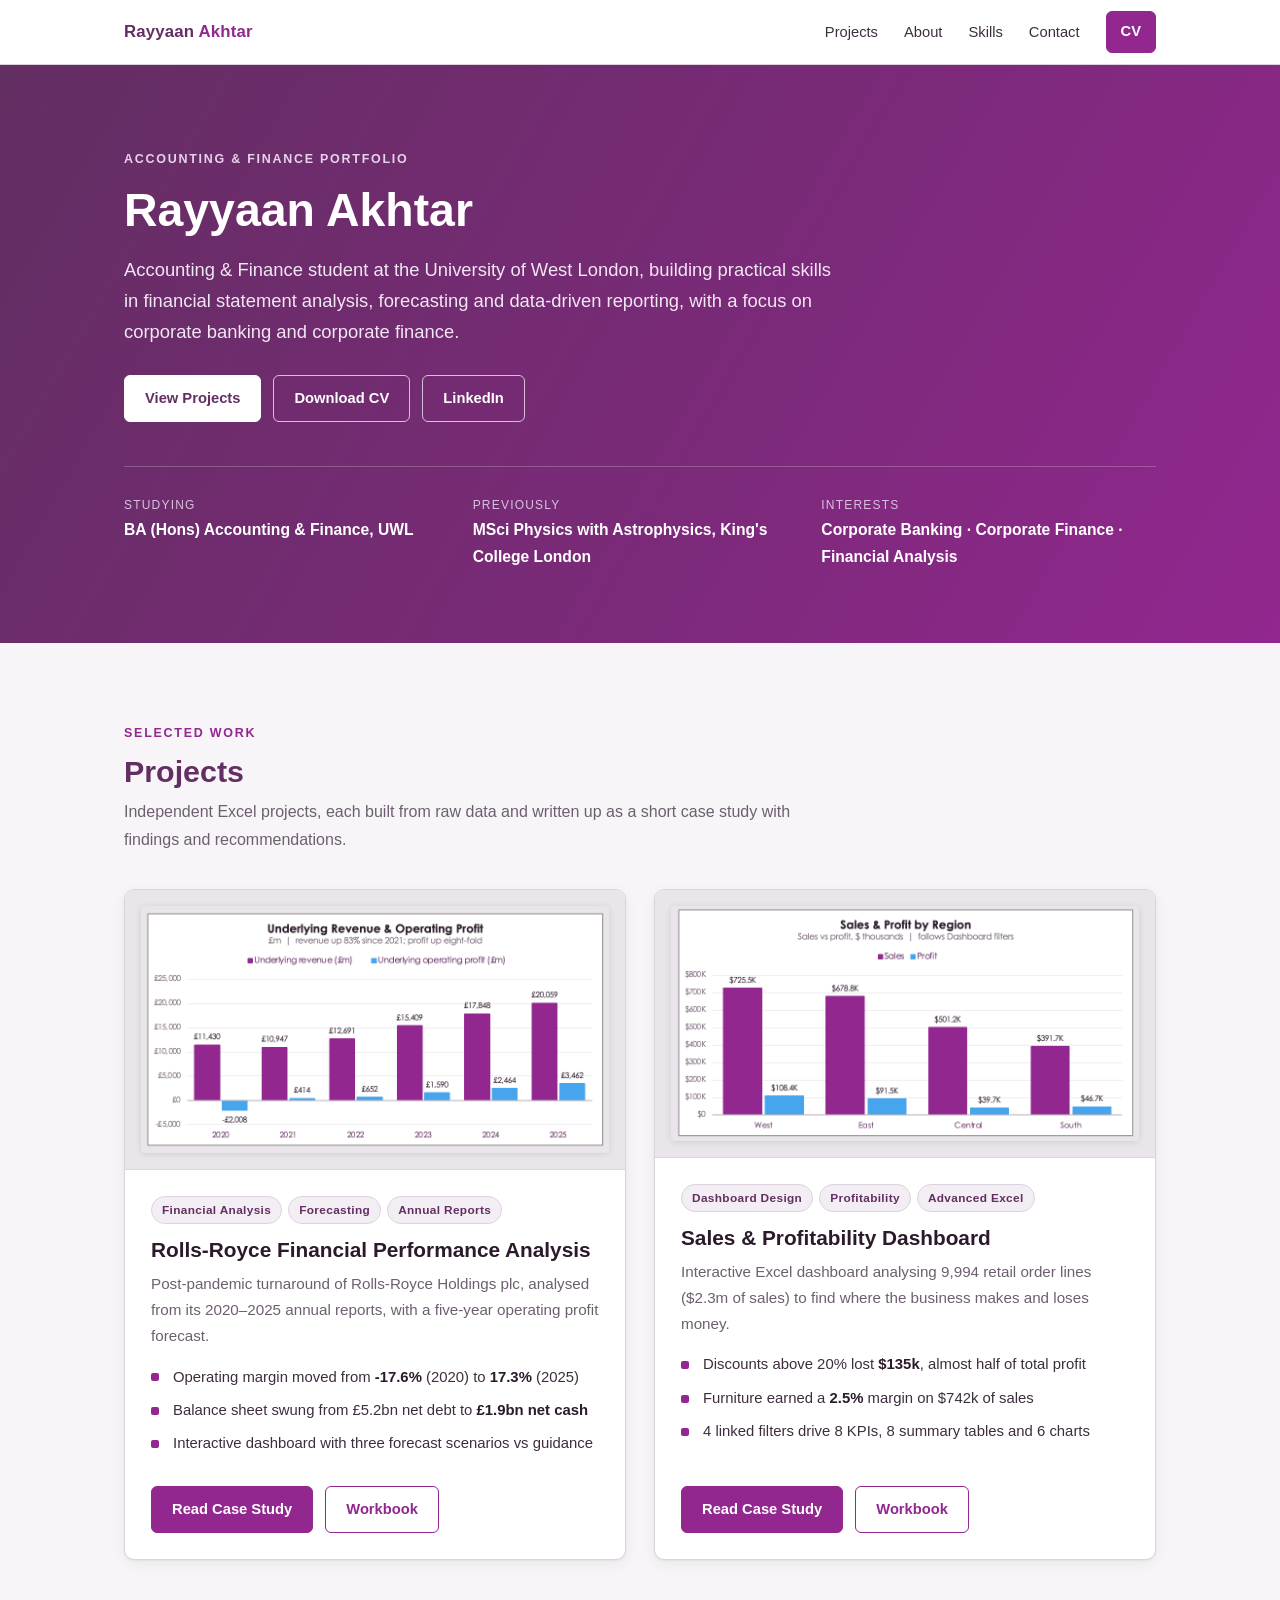
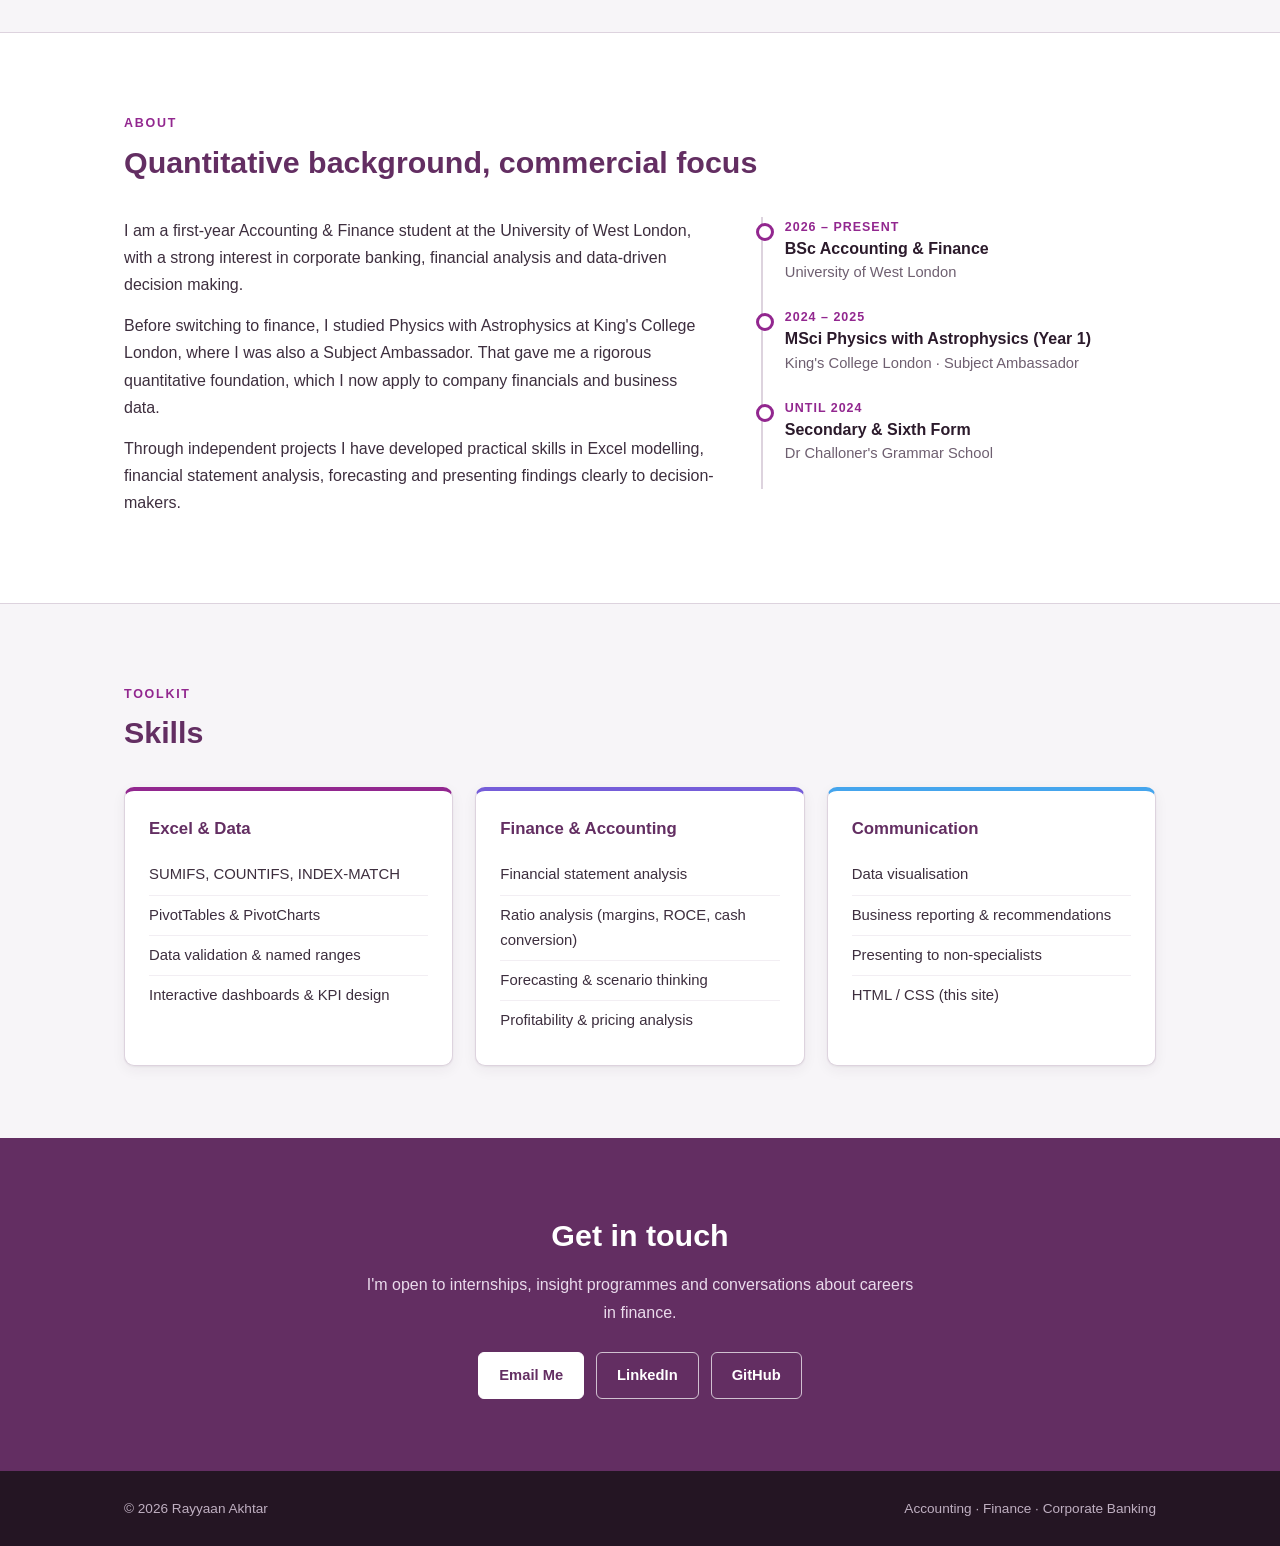
<file: index.html>
<!DOCTYPE html>
<html lang="en">
<head>
<meta charset="UTF-8">
<meta name="viewport" content="width=device-width, initial-scale=1.0">
<title>Rayyaan Akhtar | Accounting &amp; Finance Portfolio</title>
<meta name="description" content="Rayyaan Akhtar, Accounting &amp; Finance student at the University of West London. Excel-based financial analysis, forecasting and dashboard projects.">
<link rel="stylesheet" href="style.css?v=2">
</head>

<body>

<nav class="nav">
    <div class="container">
        <a href="index.html" class="brand">Rayyaan <span>Akhtar</span></a>
        <ul class="nav-links">
            <li><a href="#projects">Projects</a></li>
            <li class="hide-sm"><a href="#about">About</a></li>
            <li class="hide-sm"><a href="#skills">Skills</a></li>
            <li><a href="#contact">Contact</a></li>
            <li><a href="files/CV.pdf" class="btn btn-sm" target="_blank" rel="noopener">CV</a></li>
        </ul>
    </div>
</nav>

<header class="hero">
    <div class="container">
        <p class="eyebrow">Accounting &amp; Finance Portfolio</p>
        <h1>Rayyaan Akhtar</h1>
        <p class="lead">
            Accounting &amp; Finance student at the University of West London, building
            practical skills in financial statement analysis, forecasting and data-driven
            reporting, with a focus on corporate banking and corporate finance.
        </p>
        <div class="btn-row">
            <a href="#projects" class="btn btn-light">View Projects</a>
            <a href="files/CV.pdf" class="btn btn-outline-light" target="_blank" rel="noopener">Download CV</a>
            <a href="https://www.linkedin.com/in/rayyaan-akhtar" class="btn btn-outline-light" target="_blank" rel="noopener">LinkedIn</a>
        </div>

        <div class="hero-facts">
            <div><span>Studying</span><b>BA (Hons) Accounting &amp; Finance, UWL</b></div>
            <div><span>Previously</span><b>MSci Physics with Astrophysics, King's College London</b></div>
            <div><span>Interests</span><b>Corporate Banking · Corporate Finance · Financial Analysis</b></div>
        </div>
    </div>
</header>

<!-- ================= PROJECTS ================= -->
<section id="projects">
    <div class="container">
        <div class="section-head">
            <p class="eyebrow">Selected Work</p>
            <h2>Projects</h2>
            <p>Independent Excel projects, each built from raw data and written up as a short case study with findings and recommendations.</p>
        </div>

        <div class="projects">

            <article class="project">
                <div class="thumb">
                    <img src="images/rollsroyce-thumb.png" alt="Rolls-Royce revenue, operating profit, margin and return on capital charts"
                         onerror="this.parentNode.classList.add('missing')">
                    <div class="placeholder">Rolls-Royce Holdings plc<br>FY2020 – FY2025</div>
                </div>
                <div class="project-body">
                    <div class="tags">
                        <span class="tag">Financial Analysis</span>
                        <span class="tag">Forecasting</span>
                        <span class="tag">Annual Reports</span>
                    </div>
                    <h3>Rolls-Royce Financial Performance Analysis</h3>
                    <p>Post-pandemic turnaround of Rolls-Royce Holdings plc, analysed from its 2020–2025 annual reports, with a five-year operating profit forecast.</p>
                    <ul class="results">
                        <li>Operating margin moved from <strong>-17.6%</strong> (2020) to <strong>17.3%</strong> (2025)</li>
                        <li>Balance sheet swung from £5.2bn net debt to <strong>£1.9bn net cash</strong></li>
                        <li>Interactive dashboard with three forecast scenarios vs guidance</li>
                    </ul>
                    <div class="btn-row">
                        <a href="project2.html" class="btn">Read Case Study</a>
                        <a href="files/rollsroyce-dashboard.xlsx" class="btn btn-ghost" download>Workbook</a>
                    </div>
                </div>
            </article>

            <article class="project">
                <div class="thumb">
                    <img src="images/sales-thumb.png" alt="Sales and profit by region and customer segment charts"
                         onerror="this.parentNode.classList.add('missing')">
                    <div class="placeholder">Sales &amp; Profitability Dashboard</div>
                </div>
                <div class="project-body">
                    <div class="tags">
                        <span class="tag">Dashboard Design</span>
                        <span class="tag">Profitability</span>
                        <span class="tag">Advanced Excel</span>
                    </div>
                    <h3>Sales &amp; Profitability Dashboard</h3>
                    <p>Interactive Excel dashboard analysing 9,994 retail order lines ($2.3m of sales) to find where the business makes and loses money.</p>
                    <ul class="results">
                        <li>Discounts above 20% lost <strong>$135k</strong>, almost half of total profit</li>
                        <li>Furniture earned a <strong>2.5%</strong> margin on $742k of sales</li>
                        <li>4 linked filters drive 8 KPIs, 8 summary tables and 6 charts</li>
                    </ul>
                    <div class="btn-row">
                        <a href="project1.html" class="btn">Read Case Study</a>
                        <a href="files/sales-dashboard.xlsx" class="btn btn-ghost" download>Workbook</a>
                    </div>
                </div>
            </article>

            <!-- Corporate Credit Assessment: unhide when the project is finished
            <article class="project">
                <div class="thumb">
                    <img src="images/credit-analysis.png" alt="Corporate credit assessment"
                         onerror="this.parentNode.classList.add('missing')">
                    <div class="placeholder">Corporate Credit Assessment</div>
                </div>
                <div class="project-body">
                    <div class="tags"><span class="tag">Credit Analysis</span><span class="tag">Lending</span></div>
                    <h3>Corporate Credit Assessment</h3>
                    <p>Credit risk analysis and lending recommendation using financial statement data.</p>
                    <div class="btn-row"><a href="#" class="btn">Coming Soon</a></div>
                </div>
            </article>
            -->

        </div>
    </div>
</section>

<!-- ================= ABOUT ================= -->
<section id="about" class="alt">
    <div class="container">
        <div class="section-head">
            <p class="eyebrow">About</p>
            <h2>Quantitative background, commercial focus</h2>
        </div>
        <div class="about-grid">
            <div>
                <p>
                    I am a first-year Accounting &amp; Finance student at the University of West London,
                    with a strong interest in corporate banking, financial analysis and data-driven
                    decision making.
                </p>
                <p>
                    Before switching to finance, I studied Physics with Astrophysics at King's College
                    London, where I was also a Subject Ambassador. That gave me a rigorous quantitative
                    foundation, which I now apply to company financials and business data.
                </p>
                <p>
                    Through independent projects I have developed practical skills in Excel modelling,
                    financial statement analysis, forecasting and presenting findings clearly to
                    decision-makers.
                </p>
            </div>
            <ul class="timeline">
                <li>
                    <div class="when">2026 – Present</div>
                    <div class="what">BSc Accounting &amp; Finance</div>
                    <div class="where">University of West London</div>
                </li>
                <li>
                    <div class="when">2024 – 2025</div>
                    <div class="what">MSci Physics with Astrophysics (Year 1)</div>
                    <div class="where">King's College London · Subject Ambassador</div>
                </li>
                <li>
                    <div class="when">Until 2024</div>
                    <div class="what">Secondary &amp; Sixth Form</div>
                    <div class="where">Dr Challoner's Grammar School</div>
                </li>
            </ul>
        </div>
    </div>
</section>

<!-- ================= SKILLS ================= -->
<section id="skills">
    <div class="container">
        <div class="section-head">
            <p class="eyebrow">Toolkit</p>
            <h2>Skills</h2>
        </div>
        <div class="skills-grid">
            <div class="skill-group">
                <h3>Excel &amp; Data</h3>
                <ul>
                    <li>SUMIFS, COUNTIFS, INDEX-MATCH</li>
                    <li>PivotTables &amp; PivotCharts</li>
                    <li>Data validation &amp; named ranges</li>
                    <li>Interactive dashboards &amp; KPI design</li>
                </ul>
            </div>
            <div class="skill-group">
                <h3>Finance &amp; Accounting</h3>
                <ul>
                    <li>Financial statement analysis</li>
                    <li>Ratio analysis (margins, ROCE, cash conversion)</li>
                    <li>Forecasting &amp; scenario thinking</li>
                    <li>Profitability &amp; pricing analysis</li>
                </ul>
            </div>
            <div class="skill-group">
                <h3>Communication</h3>
                <ul>
                    <li>Data visualisation</li>
                    <li>Business reporting &amp; recommendations</li>
                    <li>Presenting to non-specialists</li>
                    <li>HTML / CSS (this site)</li>
                </ul>
            </div>
        </div>
    </div>
</section>

<!-- ================= CONTACT ================= -->
<section id="contact" class="contact">
    <div class="container">
        <h2>Get in touch</h2>
        <p>I'm open to internships, insight programmes and conversations about careers in finance.</p>
        <div class="btn-row">
            <a href="mailto:ray.akhtar1@outlook.com" class="btn btn-light">Email Me</a>
            <a href="https://www.linkedin.com/in/rayyaan-akhtar" class="btn btn-outline-light" target="_blank" rel="noopener">LinkedIn</a>
            <a href="https://github.com/RayAkhtar-Projects" class="btn btn-outline-light" target="_blank" rel="noopener">GitHub</a>
        </div>
    </div>
</section>

<footer>
    <div class="container">
        <span>© 2026 Rayyaan Akhtar</span>
        <span>Accounting · Finance · Corporate Banking</span>
    </div>
</footer>

</body>
</html>
</file>
<file: style.css>
/* Violet II theme: matches the Excel dashboards */
:root{
    --bg:#F7F5F8;
    --panel:#FFFFFF;
    --tint:#EAE5EB;
    --tint-2:#F2EEF3;
    --plum:#632E62;
    --purple:#92278F;
    --violet:#755DD9;
    --blue:#45A5ED;
    --ink:#2B1A2B;
    --text:#3D2E3E;
    --muted:#6E5F70;
    --line:#DDD3DE;
    --gain:#1E8E5A;
    --loss:#C0392B;
    --radius:10px;
    --shadow:0 1px 2px rgba(43,26,43,.06),0 4px 14px rgba(43,26,43,.06);
    --font:"Century Gothic","CenturyGothic","AppleGothic","Avenir Next","Segoe UI",Arial,sans-serif;
}

*{margin:0;padding:0;box-sizing:border-box;}
html{scroll-behavior:smooth;}
body{
    font-family:var(--font);
    background:var(--bg);
    color:var(--text);
    line-height:1.7;
    font-size:16px;
    -webkit-font-smoothing:antialiased;
}
img{max-width:100%;display:block;}
a{color:var(--purple);text-decoration:none;}
a:hover{text-decoration:underline;}
strong{color:var(--ink);}

.container{width:100%;max-width:1080px;margin:0 auto;padding:0 24px;}
.narrow{max-width:900px;}

/* ---------- Navigation ---------- */
.nav{
    position:sticky;top:0;z-index:50;
    background:rgba(255,255,255,.94);
    backdrop-filter:blur(8px);
    border-bottom:1px solid var(--line);
}
.nav .container{display:flex;align-items:center;justify-content:space-between;height:64px;gap:20px;}
.brand{white-space:nowrap;font-weight:bold;color:var(--plum);font-size:1.05rem;letter-spacing:.01em;}
.brand:hover{text-decoration:none;}
.brand span{color:var(--purple);}
.nav-links{display:flex;align-items:center;gap:26px;list-style:none;}
.nav-links a{color:var(--text);font-size:.92rem;}
.nav-links a:hover{color:var(--purple);text-decoration:none;}
.nav-links a.btn,.nav-links a.btn:hover{color:#fff;}

/* ---------- Buttons ---------- */
.btn{
    display:inline-block;
    padding:10px 20px;
    border-radius:6px;
    font-size:.92rem;
    font-weight:bold;
    border:1.5px solid var(--purple);
    background:var(--purple);
    color:#fff;
    transition:background .2s,border-color .2s,color .2s;
}
.btn:hover{background:var(--plum);border-color:var(--plum);text-decoration:none;}
.btn-ghost{background:transparent;color:var(--purple);}
.btn-ghost:hover{background:var(--purple);color:#fff;}
.btn-light{background:#fff;border-color:#fff;color:var(--plum);}
.btn-light:hover{background:var(--tint);border-color:var(--tint);color:var(--plum);}
.btn-outline-light{background:transparent;border-color:rgba(255,255,255,.7);color:#fff;}
.btn-outline-light:hover{background:rgba(255,255,255,.12);border-color:#fff;}
.btn-sm{padding:7px 14px;font-size:.85rem;}
.btn-row{display:flex;flex-wrap:wrap;gap:12px;}

/* ---------- Hero ---------- */
.hero{
    background:linear-gradient(120deg,var(--plum) 0%,#7A2A78 55%,var(--purple) 100%);
    color:#fff;
    padding:84px 0 72px;
}
.eyebrow{
    text-transform:uppercase;letter-spacing:.14em;font-size:.78rem;font-weight:bold;
    color:#E6D3EA;margin-bottom:14px;
}
.hero h1{font-size:2.9rem;line-height:1.15;margin-bottom:16px;color:#fff;}
.hero .lead{font-size:1.15rem;color:#F1E7F3;max-width:720px;margin-bottom:28px;}
.hero-facts{
    display:grid;grid-template-columns:repeat(auto-fit,minmax(220px,1fr));gap:14px;
    margin-top:44px;padding-top:28px;border-top:1px solid rgba(255,255,255,.22);
}
.hero-facts span{display:block;font-size:.75rem;text-transform:uppercase;letter-spacing:.1em;color:#D9C2DE;}
.hero-facts b{color:#fff;font-size:.98rem;}
.chips{display:flex;flex-wrap:wrap;gap:8px;margin-top:18px;}
.chip{
    font-size:.8rem;padding:4px 12px;border-radius:999px;
    border:1px solid rgba(255,255,255,.4);color:#F6EEF7;
}

/* ---------- Sections ---------- */
section{padding:72px 0;}
section.alt{background:var(--panel);border-top:1px solid var(--line);border-bottom:1px solid var(--line);}
.section-head{margin-bottom:36px;}
.section-head .eyebrow{color:var(--purple);margin-bottom:8px;}
.section-head h2{font-size:1.9rem;color:var(--plum);line-height:1.25;}
.section-head p{color:var(--muted);margin-top:8px;max-width:680px;}

/* ---------- Project cards ---------- */
.projects{display:grid;grid-template-columns:repeat(auto-fit,minmax(440px,1fr));gap:28px;}
.project{
    background:var(--panel);border:1px solid var(--line);border-radius:var(--radius);
    overflow:hidden;box-shadow:var(--shadow);display:flex;flex-direction:column;
    transition:box-shadow .2s,border-color .2s;
}
.project:hover{border-color:#CDB8D0;box-shadow:0 2px 4px rgba(43,26,43,.08),0 10px 28px rgba(99,46,98,.12);}
.thumb{
    background:var(--tint);display:flex;align-items:center;justify-content:center;
    padding:16px;border-bottom:1px solid var(--line);position:relative;min-height:180px;
}
.thumb img{display:block;width:100%;height:auto;object-fit:contain;border-radius:4px;box-shadow:0 1px 6px rgba(43,26,43,.12);}
.thumb .placeholder{display:none;color:var(--plum);font-weight:bold;text-align:center;}
.thumb.missing img{display:none;}
.thumb.missing .placeholder{display:block;}
.project-body{padding:26px;display:flex;flex-direction:column;flex:1;}
.tags{display:flex;flex-wrap:wrap;gap:6px;margin-bottom:12px;}
.tag{
    font-size:.74rem;font-weight:bold;letter-spacing:.03em;padding:3px 10px;border-radius:999px;
    background:var(--tint-2);color:var(--plum);border:1px solid var(--line);
}
.project h3{color:var(--ink);font-size:1.3rem;line-height:1.3;margin-bottom:8px;}
.project p{color:var(--muted);font-size:.95rem;}
.results{list-style:none;margin:16px 0 22px;}
.results li{position:relative;padding-left:22px;margin-bottom:8px;font-size:.93rem;color:var(--text);}
.results li::before{
    content:"";position:absolute;left:0;top:.6em;width:8px;height:8px;border-radius:2px;background:var(--purple);
}
.project .btn-row{margin-top:auto;}

/* ---------- About ---------- */
.about-grid{display:grid;grid-template-columns:1.5fr 1fr;gap:44px;align-items:start;}
.about-grid p{margin-bottom:14px;}
.timeline{list-style:none;border-left:2px solid var(--line);padding-left:22px;}
.timeline li{position:relative;margin-bottom:22px;}
.timeline li::before{
    content:"";position:absolute;left:-29px;top:6px;width:12px;height:12px;border-radius:50%;
    background:#fff;border:3px solid var(--purple);
}
.timeline .when{font-size:.78rem;text-transform:uppercase;letter-spacing:.08em;color:var(--purple);font-weight:bold;}
.timeline .what{color:var(--ink);font-weight:bold;line-height:1.4;}
.timeline .where{color:var(--muted);font-size:.92rem;}

/* ---------- Skills ---------- */
.skills-grid{display:grid;grid-template-columns:repeat(auto-fit,minmax(260px,1fr));gap:22px;}
.skill-group{background:var(--panel);border:1px solid var(--line);border-radius:var(--radius);padding:24px;box-shadow:var(--shadow);border-top:4px solid var(--purple);}
.skill-group:nth-child(2){border-top-color:var(--violet);}
.skill-group:nth-child(3){border-top-color:var(--blue);}
.skill-group h3{color:var(--plum);font-size:1.05rem;margin-bottom:12px;}
.skill-group ul{list-style:none;}
.skill-group li{padding:7px 0;border-bottom:1px solid var(--tint-2);font-size:.93rem;}
.skill-group li:last-child{border-bottom:none;}

/* ---------- Contact ---------- */
.contact{background:var(--plum);color:#fff;text-align:center;}
.contact h2{color:#fff;font-size:1.9rem;margin-bottom:10px;}
.contact p{color:#EADBEC;margin:0 auto 26px;max-width:560px;}
.contact .btn-row{justify-content:center;}

/* ---------- Footer ---------- */
footer{background:#241523;color:#BFAFC1;font-size:.85rem;padding:26px 0;}
footer .container{display:flex;justify-content:space-between;flex-wrap:wrap;gap:10px;}
footer a{color:#E2CFE5;}

/* ---------- Case study pages ---------- */
.breadcrumb{font-size:.85rem;color:#E6D3EA;margin-bottom:18px;}
.breadcrumb a{color:#fff;}
.facts{
    display:grid;grid-template-columns:repeat(auto-fit,minmax(180px,1fr));gap:1px;
    background:var(--line);border:1px solid var(--line);border-radius:var(--radius);overflow:hidden;
    margin-top:-36px;position:relative;box-shadow:var(--shadow);
}
.facts div{background:var(--panel);padding:18px 20px;}
.facts span{display:block;font-size:.72rem;text-transform:uppercase;letter-spacing:.1em;color:var(--muted);}
.facts b{color:var(--ink);font-size:.98rem;}

.block{padding:56px 0 0;}
.block h2{color:var(--plum);font-size:1.55rem;margin-bottom:16px;line-height:1.3;}
.block > .container > p,.block p.body{margin-bottom:14px;max-width:820px;}
.block ul.list{padding-left:20px;max-width:820px;}
.block ul.list li{margin-bottom:6px;}

.kpis{display:grid;grid-template-columns:repeat(3,1fr);gap:16px;}
.kpi{
    background:var(--panel);border:1px solid var(--line);border-radius:var(--radius);
    padding:18px 20px;box-shadow:var(--shadow);
}
.kpi span{display:block;font-size:.72rem;text-transform:uppercase;letter-spacing:.1em;color:var(--plum);font-weight:bold;}
.kpi b{display:block;font-size:1.75rem;color:var(--ink);line-height:1.3;margin-top:4px;}
.kpi small{color:var(--muted);font-size:.8rem;}
.note{font-size:.82rem;color:var(--muted);margin-top:12px;}

.shot{
    background:var(--tint);border:1px solid var(--line);border-radius:var(--radius);
    padding:14px;margin-bottom:12px;cursor:zoom-in;transition:border-color .2s;
}
.shot:hover{border-color:var(--purple);}
.shot img{width:100%;border-radius:4px;}
.shot.missing{cursor:default;padding:40px;text-align:center;color:var(--plum);font-weight:bold;}
figure{margin:0 0 34px;}
figcaption{font-size:.9rem;color:var(--muted);max-width:820px;}
figcaption b{color:var(--plum);}
.hint{font-size:.82rem;color:var(--muted);margin:-6px 0 18px;}

.findings{display:grid;gap:18px;}
.finding{
    background:var(--panel);border:1px solid var(--line);border-left:4px solid var(--purple);
    border-radius:var(--radius);padding:22px 24px;box-shadow:var(--shadow);
}
.finding .num{font-size:.75rem;font-weight:bold;letter-spacing:.1em;color:var(--purple);text-transform:uppercase;}
.finding h3{color:var(--ink);font-size:1.12rem;line-height:1.4;margin:4px 0 8px;}
.finding p{color:var(--text);font-size:.95rem;}
.neg{color:var(--loss);font-weight:bold;}
.pos{color:var(--gain);font-weight:bold;}

table{width:100%;border-collapse:collapse;font-size:.92rem;margin-top:14px;}
th,td{padding:9px 12px;text-align:right;border-bottom:1px solid var(--line);}
th:first-child,td:first-child{text-align:left;}
th{background:var(--plum);color:#fff;font-weight:bold;font-size:.82rem;letter-spacing:.03em;}
tbody tr:nth-child(even) td{background:var(--tint-2);}
.table-wrap{overflow-x:auto;max-width:520px;}

.callout{
    background:var(--tint);border:1px solid var(--line);border-radius:var(--radius);padding:26px 28px;
}
.callout h3{color:var(--plum);margin-bottom:12px;font-size:1.08rem;}
.callout ol,.callout ul{padding-left:20px;}
.callout li{margin-bottom:8px;}
.callout p{margin-bottom:10px;}
.callout p:last-child{margin-bottom:0;}

.steps{list-style:none;counter-reset:s;max-width:860px;}
.steps li{position:relative;padding:0 0 22px 52px;}
.steps li::before{
    counter-increment:s;content:counter(s);position:absolute;left:0;top:0;
    width:34px;height:34px;border-radius:50%;background:var(--purple);color:#fff;
    font-weight:bold;display:flex;align-items:center;justify-content:center;font-size:.9rem;
}
code{
    font-family:Consolas,Menlo,monospace;font-size:.85rem;background:var(--tint-2);
    color:var(--plum);padding:2px 6px;border-radius:4px;border:1px solid var(--line);
}
pre{background:#2B1A2B;border-radius:8px;padding:14px 16px;overflow-x:auto;margin:10px 0 4px;}
pre code{background:none;border:none;color:#F1E3F3;padding:0;}

.pill-row{display:flex;flex-wrap:wrap;gap:8px;}
.pill{font-size:.85rem;padding:6px 14px;border-radius:999px;background:var(--panel);border:1px solid var(--line);color:var(--plum);font-weight:bold;}

.page-end{padding:56px 0 72px;}
.cta{
    background:var(--panel);border:1px solid var(--line);border-radius:var(--radius);
    padding:28px;display:flex;justify-content:space-between;align-items:center;gap:20px;flex-wrap:wrap;
    box-shadow:var(--shadow);
}
.cta h3{color:var(--plum);}
.cta p{color:var(--muted);font-size:.92rem;}

/* ---------- Lightbox ---------- */
.lightbox{
    display:none;position:fixed;inset:0;z-index:100;background:rgba(36,21,35,.92);
    align-items:center;justify-content:center;padding:28px;cursor:zoom-out;
}
.lightbox.open{display:flex;}
.lightbox img{max-width:100%;max-height:100%;border-radius:6px;box-shadow:0 12px 40px rgba(0,0,0,.5);background:#fff;}
.lightbox button{position:fixed;top:14px;right:22px;background:none;border:none;color:#fff;font-size:2.2rem;cursor:pointer;line-height:1;}

/* ---------- Responsive ---------- */
@media (max-width:860px){
    .about-grid{grid-template-columns:1fr;}
    .projects{grid-template-columns:1fr;}
}
@media (max-width:680px){
    .kpis{grid-template-columns:repeat(2,1fr);}
    .hero{padding:60px 0 56px;}
    .hero h1{font-size:2.1rem;}
    .nav-links li.hide-sm{display:none;}
    .nav-links{gap:16px;}
    section{padding:56px 0;}
    .facts{margin-top:-24px;}
}
@media print{
    .nav,.lightbox{display:none;}
    .hero{padding:30px 0;}
}
</file>
